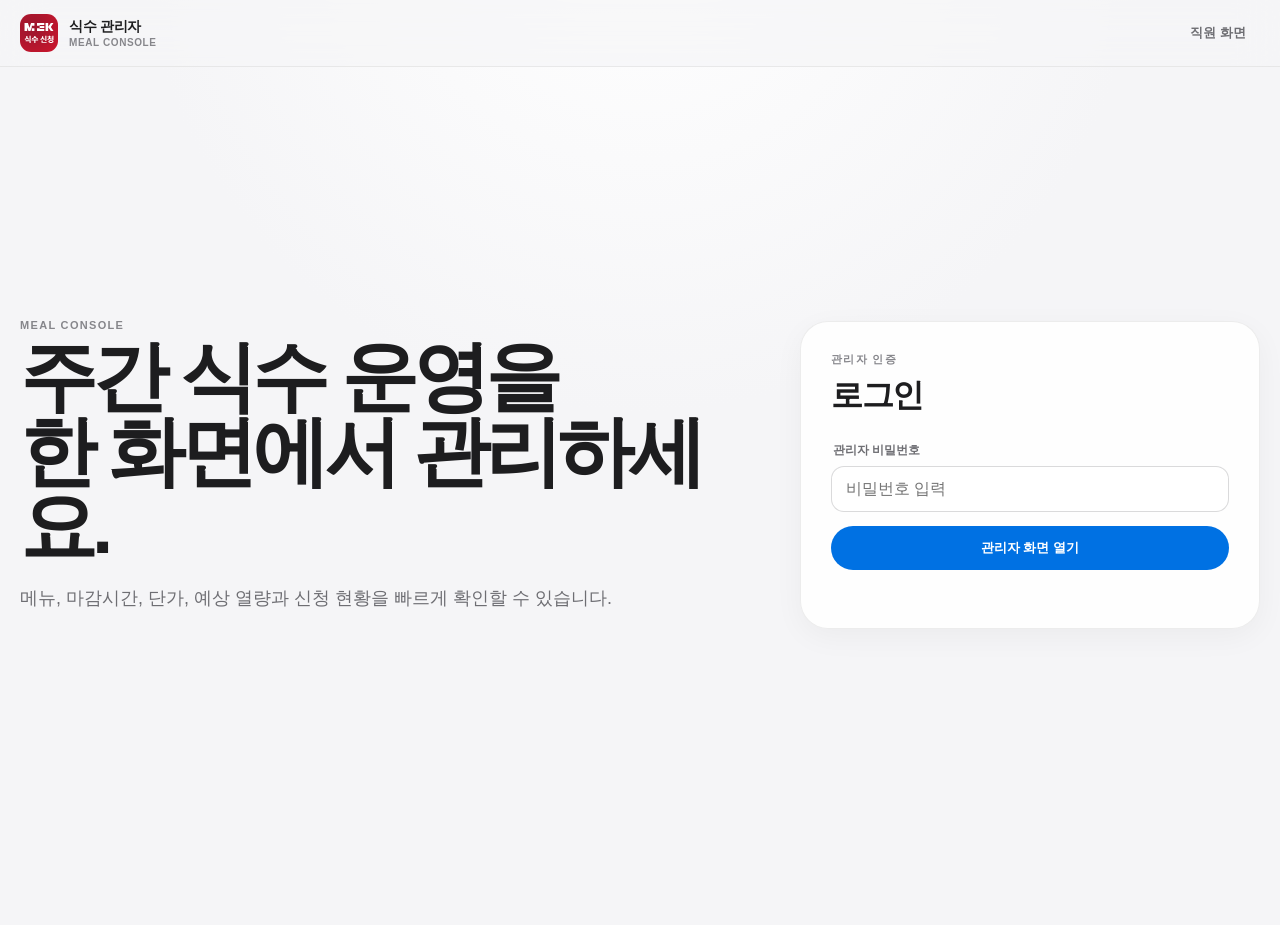
<file: admin.html>
<!DOCTYPE html>

<html lang="ko">
<head>
<meta charset="utf-8"/>
<meta content="width=device-width, initial-scale=1, viewport-fit=cover" name="viewport"/>
<meta content="light" name="color-scheme"/>
<meta content="#f5f5f7" name="theme-color"/>
<title>식수 신청 관리자</title>
<link href="icons/icon-192.png" rel="icon" type="image/png">
<link href="css/style.css" rel="stylesheet">
</head>
<body class="admin-page">
<header class="topbar">
<div class="topbar-inner">
<a aria-label="관리자 홈" class="brand" href="admin.html">
<span class="brand-mark">
  <img src="assets/logo.svg" alt="">
</span>
<span><strong>식수 관리자</strong><small>Meal Console</small></span>
</a>
<a class="nav-link" href="index.html">직원 화면</a>
</div>
</header>
<main class="app-frame admin-frame">
<section class="login-layout" id="loginView">
<div class="login-copy">
<p class="kicker">MEAL CONSOLE</p>
<h1>주간 식수 운영을<br/>한 화면에서 관리하세요.</h1>
<p>메뉴, 마감시간, 단가, 예상 열량과 신청 현황을 빠르게 확인할 수 있습니다.</p>
</div>
<section class="surface login-card">
<p class="kicker">관리자 인증</p>
<h2>로그인</h2>
<form id="loginForm" novalidate="">
<label class="field-control">
<span>관리자 비밀번호</span>
<input autocomplete="current-password" id="adminPassword" placeholder="비밀번호 입력" required="" type="password"/>
</label>
<button class="button button-primary full-width" id="loginButton" type="submit">관리자 화면 열기</button>
</form>
<p class="form-feedback" id="loginMessage" role="status"></p>
</section>
</section>
<div class="hidden" id="adminArea">
<section class="page-intro admin-intro">
<div>
<p class="kicker">OVERVIEW</p>
<h1>식수 신청 대시보드</h1>
<p id="dashboardPeriodLabel">기간 데이터를 불러오는 중입니다.</p>
</div>
<div class="admin-actions">
<button class="button button-quiet" id="refreshAllButton" type="button">전체 새로고침</button>
<button class="button button-quiet" id="logoutButton" type="button">로그아웃</button>
</div>
</section>
<section class="dashboard-toolbar surface">
<div aria-label="대시보드 기간" class="segmented-control" id="dashboardMode" role="tablist">
<button data-mode="day" type="button">일간</button>
<button class="active" data-mode="week" type="button">주간</button>
<button data-mode="month" type="button">월간</button>
</div>
<div class="date-navigation">
<button aria-label="이전 기간" class="icon-button" id="dashboardPreviousButton" type="button">‹</button>
<input aria-label="대시보드 기준일" id="dashboardAnchor" type="date"/>
<button aria-label="다음 기간" class="icon-button" id="dashboardNextButton" type="button">›</button>
<button class="button button-quiet compact-button" id="dashboardTodayButton" type="button">오늘</button>
<button aria-expanded="true" class="button button-quiet compact-button dashboard-toggle-button" aria-controls="dashboardContent" id="dashboardCollapseButton" type="button">대시보드 접기</button>
</div>
</section>
<div class="dashboard-content" id="dashboardContent">
<section class="dashboard-summary-block">
<div class="dashboard-summary-heading">
<div>
<p class="kicker">SUMMARY</p>
<h2>기간별 식수 요약</h2>
</div>
<button class="button button-quiet compact-button" id="downloadSummaryCsvButton" type="button">주간 요약 CSV</button>
</div>
<section class="metric-grid">
<article class="metric-card">
<span>총 식수</span>
<strong id="dashboardTotalMeals">0식</strong>
<small id="dashboardAverage">일평균 0식</small>
</article>
<article class="metric-card">
<span>중식 신청</span>
<strong id="dashboardLunchMeals">0식</strong>
<small>선택 기간 합계</small>
</article>
<article class="metric-card">
<span>석식 신청</span>
<strong id="dashboardDinnerMeals">0식</strong>
<small>선택 기간 합계</small>
</article>
<article class="metric-card dark-metric">
<span>예상 총비용</span>
<strong id="dashboardTotalCost">0원</strong>
<small>등록 단가 기준</small>
</article>
</section>
</section>
<section class="surface chart-surface">
<div class="surface-heading">
<div>
<p class="kicker">TREND</p>
<h2>신청 추이</h2>
</div>
<div class="chart-legend">
<span><i class="legend-dot lunch"></i>중식</span>
<span><i class="legend-dot dinner"></i>석식</span>
</div>
</div>
<div class="trend-chart" id="trendChart"><p class="empty-state">그래프를 불러오는 중입니다.</p></div>
<p class="form-feedback" id="dashboardMessage" role="status"></p>
</section>
</div>
<section class="planner-section">
<div class="section-bar">
<div>
<p class="kicker">WEEKLY PLAN</p>
<h2>주간 운영 설정</h2>
<p id="weekRange">-</p>
</div>
<div class="week-controls">
<button aria-label="이전 주" class="icon-button" id="previousWeekButton" type="button">‹</button>
<input aria-label="주간 기준일" id="manageDate" type="date"/>
<button aria-label="다음 주" class="icon-button" id="nextWeekButton" type="button">›</button>
<button class="button button-quiet compact-button week-shortcut" id="currentWeekButton" type="button">이번 주</button><button class="button button-quiet compact-button week-shortcut" id="nextWeekQuickButton" type="button">다음 주</button>
</div>
</div>
<div class="week-planner-grid" id="weekSettingsBody">
<div class="surface loading-panel"><span class="spinner"></span><strong>주간 설정을 불러오는 중입니다.</strong></div>
</div>
<div class="planner-savebar">
<div>
<strong>월요일부터 금요일까지 한 번에 저장됩니다.</strong>
<span class="form-feedback" id="saveMessage" role="status"></span>
</div>
<div class="savebar-actions">
<button class="button button-primary" id="saveWeekButton" type="button">선택 주 전체 저장</button>
</div>
</div>
</section>
<section class="surface selected-day-panel">
<div class="selected-day-main">
<div>
<p class="kicker">SELECTED DAY</p>
<h2 id="selectedDayTitle">-</h2>
<p id="selectedDayMenus">요일 카드를 선택하면 상세 현황을 확인할 수 있습니다.</p>
</div>
<button class="button button-dark" id="openRosterButton" type="button">신청자 명단 보기</button>
</div>
<div class="selected-day-metrics">
<div><span>중식</span><strong id="selectedLunchCount">0식</strong></div>
<div><span>석식</span><strong id="selectedDinnerCount">0식</strong></div>
<div><span>총 식수</span><strong id="selectedTotalMeals">0식</strong></div>
<div><span>예상 비용</span><strong id="selectedTotalCost">0원</strong></div>
</div>
</section>
</div>
</main>
<div aria-labelledby="rosterTitle" aria-modal="true" class="modal-backdrop hidden" id="rosterModal" role="dialog">
<section class="modal-sheet">
<div class="modal-header">
<div>
<p class="kicker">APPLICATION LIST</p>
<h2 id="rosterTitle">신청자 명단</h2>
<p id="rosterSubtitle">-</p>
</div>
<div class="modal-header-actions">
<button class="button button-quiet compact-button" id="downloadRosterWeekCsvButton" type="button">주간 명단 CSV</button>
<button class="button button-quiet compact-button" id="downloadRosterMonthCsvButton" type="button">월간 명단 CSV</button>
<button aria-label="닫기" class="icon-button modal-close" id="closeRosterButton" type="button">×</button>
</div>
</div>
<div class="roster-summary">
<span id="rosterLunchSummary">중식 0식</span>
<span id="rosterDinnerSummary">석식 0식</span>
</div>
<div class="table-shell">
<table>
<thead><tr><th>이름</th><th>부서</th><th>중식</th><th>석식</th><th>최종 수정</th></tr></thead>
<tbody id="responseBody"><tr><td class="empty-cell" colspan="5">신청 내역이 없습니다.</td></tr></tbody>
</table>
</div>
</section>
</div>
<div aria-live="polite" class="toast" id="toast" role="status"></div>
<script src="js/config.js"></script>
<script src="js/api.js"></script>
<script src="js/admin.js"></script>
</body>
</html>
</file>
<file: css/style.css>
:root {
  --bg: #f5f5f7;
  --surface: rgba(255, 255, 255, .86);
  --surface-solid: #ffffff;
  --text: #1d1d1f;
  --subtext: #6e6e73;
  --muted: #86868b;
  --line: rgba(29, 29, 31, .1);
  --line-strong: rgba(29, 29, 31, .16);
  --blue: #0071e3;
  --blue-hover: #0077ed;
  --blue-soft: #e8f2ff;
  --green: #16883c;
  --green-soft: #e9f7ee;
  --red: #c9342f;
  --red-soft: #fff0ef;
  --orange: #b75c00;
  --orange-soft: #fff5e9;
  --shadow: 0 18px 50px rgba(0, 0, 0, .07);
  --shadow-soft: 0 8px 30px rgba(0, 0, 0, .045);
  --radius-xl: 28px;
  --radius-lg: 22px;
  --radius-md: 16px;
  --radius-sm: 12px;
  --font: -apple-system, BlinkMacSystemFont, "SF Pro Display", "SF Pro Text", "Pretendard", "Noto Sans KR", "Segoe UI", sans-serif;
}

* { box-sizing: border-box; }
html { min-width: 320px; background: var(--bg); }
body { margin: 0; min-height: 100vh; color: var(--text); background: radial-gradient(circle at 50% -10%, #ffffff 0, var(--bg) 42%); font-family: var(--font); -webkit-font-smoothing: antialiased; }
button, input, textarea { font: inherit; }
button, a { -webkit-tap-highlight-color: transparent; }
a { color: inherit; text-decoration: none; }
button { border: 0; }
.hidden { display: none !important; }
.sr-only { position: absolute; width: 1px; height: 1px; padding: 0; margin: -1px; overflow: hidden; clip: rect(0,0,0,0); white-space: nowrap; border: 0; }

.topbar { position: sticky; top: 0; z-index: 50; background: rgba(245,245,247,.72); border-bottom: 1px solid rgba(29,29,31,.07); backdrop-filter: saturate(180%) blur(20px); -webkit-backdrop-filter: saturate(180%) blur(20px); }
.topbar-inner { width: min(1440px, calc(100% - 40px)); height: 66px; margin: 0 auto; display: flex; align-items: center; justify-content: space-between; }
.brand { display: inline-flex; align-items: center; gap: 11px; }
.brand-mark{width:38px;height:38px;display:grid;place-items:center;flex:0 0 38px;border-radius:11px;overflow:hidden;background:transparent}.brand-mark img{display:block;width:100%;height:100%;object-fit:contain}
.brand > span:last-child { display: grid; gap: 1px; }
.brand strong { font-size: 14px; letter-spacing: -.02em; }
.brand small { color: var(--muted); font-size: 10px; font-weight: 700; letter-spacing: .06em; text-transform: uppercase; }
.nav-link { padding: 9px 14px; border-radius: 999px; color: var(--subtext); font-size: 13px; font-weight: 700; transition: .2s ease; }
.nav-link:hover { color: var(--text); background: rgba(0,0,0,.05); }

.app-frame { width: min(1440px, calc(100% - 40px)); margin: 0 auto; padding: 52px 0 90px; }
.employee-frame { width: min(1080px, calc(100% - 32px)); }
.page-intro { display: flex; align-items: flex-end; justify-content: space-between; gap: 24px; margin-bottom: 28px; }
.page-intro h1 { margin: 5px 0 9px; font-size: clamp(38px, 6vw, 64px); line-height: .98; letter-spacing: -.055em; }
.page-intro > div > p:last-child { margin: 0; color: var(--subtext); font-size: 16px; line-height: 1.65; }
.kicker { margin: 0; color: var(--muted); font-size: 11px; font-weight: 800; letter-spacing: .12em; text-transform: uppercase; }
.live-clock { min-width: 140px; padding: 16px 18px; border: 1px solid var(--line); border-radius: var(--radius-md); background: rgba(255,255,255,.68); text-align: right; }
.live-clock span { display: block; color: var(--muted); font-size: 11px; font-weight: 700; }
.live-clock strong { font-size: 24px; letter-spacing: -.04em; }

.surface { border: 1px solid rgba(29,29,31,.08); border-radius: var(--radius-xl); background: var(--surface); box-shadow: var(--shadow-soft); backdrop-filter: blur(20px); -webkit-backdrop-filter: blur(20px); }
.surface-heading { display: flex; align-items: center; justify-content: space-between; gap: 20px; }
.surface-heading h2, .section-bar h2 { margin: 5px 0 0; font-size: 26px; letter-spacing: -.04em; }
.compact-heading h2 { font-size: 21px; }

.identity-surface { padding: 24px; margin-bottom: 18px; }
.identity-state { padding: 7px 10px; border-radius: 999px; background: #f0f0f2; color: var(--subtext); font-size: 11px; font-weight: 700; }
.identity-state.ready { color: var(--green); background: var(--green-soft); }
.identity-form { display: grid; grid-template-columns: 1fr 1fr auto; gap: 12px; align-items: end; margin-top: 20px; }
.field-control { display: grid; gap: 7px; }
.field-control > span { padding-left: 2px; color: var(--subtext); font-size: 12px; font-weight: 700; }
.field-control input, .field-control select, .field-control textarea, .date-navigation input, .week-controls input, .dashboard-toolbar input, .planner-card input, .planner-card textarea { width: 100%; min-height: 46px; border: 1px solid var(--line-strong); border-radius: 13px; padding: 0 14px; outline: none; color: var(--text); background: rgba(255,255,255,.9); transition: border-color .2s, box-shadow .2s, background .2s; }
.field-control input:focus, .field-control select:focus, .field-control textarea:focus, .date-navigation input:focus, .week-controls input:focus, .dashboard-toolbar input:focus, .planner-card input:focus, .planner-card textarea:focus { border-color: rgba(0,113,227,.55); box-shadow: 0 0 0 4px rgba(0,113,227,.1); background: #fff; }
.microcopy { margin: 12px 0 0; color: var(--muted); font-size: 11px; }

.button { min-height: 44px; padding: 0 18px; border-radius: 999px; cursor: pointer; font-weight: 750; font-size: 13px; transition: transform .15s ease, opacity .15s ease, background .2s ease; white-space: nowrap; }
.button:active:not(:disabled) { transform: scale(.98); }
.button:disabled { cursor: not-allowed; opacity: .42; }
.button-primary { color: #fff; background: var(--blue); }
.button-primary:hover:not(:disabled) { background: var(--blue-hover); }
.button-dark { color: #fff; background: #1d1d1f; }
.button-dark:hover:not(:disabled) { background: #000; }
.button-quiet { color: var(--text); background: rgba(0,0,0,.055); }
.button-quiet:hover:not(:disabled) { background: rgba(0,0,0,.09); }
.compact-button { min-height: 38px; padding: 0 14px; font-size: 12px; }
.full-width { width: 100%; }

.date-switcher-wrap { display: flex; justify-content: center; margin: 26px 0 24px; }
.date-switcher { display: inline-grid; grid-template-columns: repeat(3, minmax(100px, 1fr)); gap: 5px; padding: 5px; border: 1px solid var(--line); border-radius: 18px; background: rgba(235,235,238,.78); }
.date-tab { min-height: 62px; padding: 8px 20px; border-radius: 14px; background: transparent; color: var(--subtext); cursor: pointer; transition: .2s ease; }
.date-tab span, .date-tab strong { display: block; }
.date-tab span { font-size: 11px; font-weight: 800; }
.date-tab strong { margin-top: 2px; font-size: 15px; }
.date-tab.active { color: var(--text); background: #fff; box-shadow: 0 5px 18px rgba(0,0,0,.08); }
.date-tab:disabled { cursor: wait; }

.loading-panel { min-height: 150px; display: flex; align-items: center; justify-content: center; gap: 16px; padding: 32px; color: var(--subtext); text-align: left; }
.loading-panel strong { color: var(--text); }
.loading-panel p { margin: 5px 0 0; }
.spinner { width: 22px; height: 22px; border: 2px solid rgba(0,0,0,.12); border-top-color: var(--blue); border-radius: 50%; animation: spin .8s linear infinite; }
@keyframes spin { to { transform: rotate(360deg); } }

.day-heading-row { display: flex; align-items: center; justify-content: space-between; gap: 20px; margin: 12px 2px 18px; }
.day-heading-row h2 { margin: 5px 0 4px; font-size: 31px; letter-spacing: -.045em; }
.day-heading-row p:last-child { margin: 0; color: var(--subtext); font-size: 13px; }
.status-badge { display: inline-flex; align-items: center; min-height: 28px; padding: 0 10px; border-radius: 999px; font-size: 11px; font-weight: 800; white-space: nowrap; }
.status-badge.neutral { color: var(--subtext); background: #efeff1; }
.status-badge.open { color: var(--green); background: var(--green-soft); }
.status-badge.closed { color: var(--red); background: var(--red-soft); }
.status-badge.saved { color: var(--blue); background: var(--blue-soft); }
.inline-alert { margin-bottom: 16px; padding: 14px 16px; border-radius: 15px; color: var(--orange); background: var(--orange-soft); font-size: 13px; font-weight: 650; }

.meal-card-grid { display: grid; grid-template-columns: repeat(2, minmax(0, 1fr)); gap: 18px; }
.meal-panel { min-height: 380px; padding: 26px; border: 1px solid rgba(29,29,31,.08); border-radius: var(--radius-xl); background: #fff; box-shadow: var(--shadow); transition: transform .2s ease, opacity .2s ease; }
.meal-panel:hover { transform: translateY(-2px); }
.meal-panel.is-disabled { opacity: .7; }
.meal-panel-head { display: flex; align-items: center; justify-content: space-between; gap: 16px; }
.meal-panel-head > div { display: flex; align-items: center; gap: 12px; }
.meal-panel-head h3 { margin: 3px 0 0; font-size: 25px; letter-spacing: -.04em; }
.meal-symbol { width: 42px; height: 42px; display: grid; place-items: center; border-radius: 14px; color: #fff; font-weight: 850; }
.lunch-symbol { background: linear-gradient(135deg, #ff9f0a, #ff6b00); }
.dinner-symbol { background: linear-gradient(135deg, #5e5ce6, #2f2fbb); }
.menu-display { min-height: 130px; display: flex; flex-direction: column; justify-content: center; margin: 24px 0 17px; padding: 20px; border-radius: 20px; background: #f7f7f9; }
.menu-display span { color: var(--muted); font-size: 11px; font-weight: 750; }
.menu-display strong { margin-top: 9px; white-space: pre-line; font-size: 18px; line-height: 1.65; letter-spacing: -.02em; }
.meal-meta-row { display: flex; align-items: center; justify-content: space-between; gap: 10px; color: var(--subtext); font-size: 12px; font-weight: 650; }
.calorie-chip { padding: 6px 9px; border-radius: 999px; color: #9c4e00; background: #fff4e5; font-weight: 800; }
.calorie-detail { margin-top: 12px; padding: 12px 14px; border-radius: 13px; color: var(--subtext); background: #fafafa; font-size: 11px; line-height: 1.65; }
.choice-segment { display: grid; grid-template-columns: 1fr 1fr; gap: 6px; margin: 20px 0 0; padding: 5px; border: 0; border-radius: 16px; background: #f0f0f2; }
.choice-segment label { display: block; }
.choice-segment input { position: absolute; opacity: 0; pointer-events: none; }
.choice-segment span { min-height: 46px; display: grid; place-items: center; border-radius: 12px; color: var(--subtext); cursor: pointer; font-weight: 800; transition: .2s ease; }
.choice-segment input:checked + span { color: #fff; background: #1d1d1f; box-shadow: 0 5px 15px rgba(0,0,0,.18); }
.choice-segment input:disabled + span { cursor: not-allowed; opacity: .55; }

.notice-panel { display: flex; gap: 11px; align-items: flex-start; margin-top: 18px; padding: 16px 18px; border: 1px solid rgba(0,113,227,.12); border-radius: 17px; background: var(--blue-soft); color: #174c82; }
.notice-panel > span { width: 20px; height: 20px; flex: 0 0 auto; display: grid; place-items: center; border-radius: 50%; color: #fff; background: var(--blue); font-size: 11px; font-weight: 900; }
.notice-panel p { margin: 0; white-space: pre-line; font-size: 13px; line-height: 1.6; }
.nutrition-note { margin: 14px 4px 0; color: var(--muted); font-size: 10px; line-height: 1.55; }
.save-dock { position: sticky; bottom: 18px; z-index: 15; display: flex; align-items: center; justify-content: space-between; gap: 20px; margin-top: 22px; padding: 14px 16px 14px 20px; border: 1px solid rgba(29,29,31,.09); border-radius: 20px; background: rgba(255,255,255,.88); box-shadow: 0 20px 45px rgba(0,0,0,.13); backdrop-filter: blur(20px); -webkit-backdrop-filter: blur(20px); }
.save-dock > div { min-width: 0; }
.save-dock strong, .save-dock span { display: block; }
.save-dock strong { font-size: 13px; }
.save-dock span { min-height: 16px; margin-top: 3px; color: var(--subtext); font-size: 11px; }
.save-dock span[data-type="error"] { color: var(--red); }
.save-dock span[data-type="success"] { color: var(--green); }
.toast { position: fixed; left: 50%; bottom: 28px; z-index: 100; transform: translate(-50%, 30px); max-width: calc(100% - 32px); padding: 12px 17px; border-radius: 999px; color: #fff; background: rgba(29,29,31,.93); box-shadow: 0 12px 35px rgba(0,0,0,.22); opacity: 0; pointer-events: none; font-size: 12px; font-weight: 700; transition: .25s ease; }
.toast.show { transform: translate(-50%, 0); opacity: 1; }

/* Admin */
.admin-frame { padding-top: 48px; }
.login-layout { min-height: calc(100vh - 180px); display: grid; grid-template-columns: 1.2fr .8fr; align-items: center; gap: 80px; }
.login-copy h1 { margin: 8px 0 18px; font-size: clamp(48px, 6vw, 84px); line-height: .98; letter-spacing: -.065em; }
.login-copy > p:last-child { max-width: 620px; color: var(--subtext); font-size: 18px; line-height: 1.7; }
.login-card { max-width: 460px; width: 100%; justify-self: end; padding: 30px; }
.login-card h2 { margin: 7px 0 24px; font-size: 32px; letter-spacing: -.045em; }
.login-card form { display: grid; gap: 14px; }
.form-feedback { min-height: 18px; margin: 10px 0 0; color: var(--subtext); font-size: 11px; }
.form-feedback[data-type="error"] { color: var(--red); }
.form-feedback[data-type="success"] { color: var(--green); }
.admin-intro { align-items: center; }
.admin-intro h1 { font-size: clamp(40px, 5vw, 68px); }
.admin-actions { display: flex; gap: 8px; }
.dashboard-toolbar { display: flex; align-items: center; justify-content: space-between; gap: 18px; padding: 12px; margin-bottom: 16px; border-radius: 20px; }
.segmented-control { display: inline-grid; grid-template-columns: repeat(3, 1fr); gap: 4px; padding: 4px; border-radius: 14px; background: #ececef; }
.segmented-control button { min-width: 70px; min-height: 36px; border-radius: 10px; color: var(--subtext); background: transparent; cursor: pointer; font-size: 12px; font-weight: 800; }
.segmented-control button.active { color: var(--text); background: #fff; box-shadow: 0 4px 13px rgba(0,0,0,.08); }
.date-navigation, .week-controls { display: flex; align-items: center; gap: 7px; }
.date-navigation input, .week-controls input, .dashboard-toolbar input { width: 145px; min-height: 38px; padding: 0 10px; border-radius: 11px; font-size: 12px; }
.icon-button { width: 38px; height: 38px; display: grid; place-items: center; border-radius: 50%; color: var(--text); background: rgba(0,0,0,.055); cursor: pointer; font-size: 24px; line-height: 1; transition: .2s ease; }
.icon-button:hover { background: rgba(0,0,0,.1); }
.metric-grid { display: grid; grid-template-columns: repeat(4, minmax(0, 1fr)); gap: 14px; margin-bottom: 16px; }
.metric-card { min-height: 148px; display: flex; flex-direction: column; justify-content: space-between; padding: 22px; border: 1px solid var(--line); border-radius: var(--radius-lg); background: #fff; box-shadow: var(--shadow-soft); }
.metric-card span { color: var(--subtext); font-size: 12px; font-weight: 700; }
.metric-card strong { font-size: clamp(28px, 3vw, 42px); letter-spacing: -.05em; }
.metric-card small { color: var(--muted); font-size: 10px; }
.dark-metric { color: #fff; border-color: #1d1d1f; background: #1d1d1f; }
.dark-metric span, .dark-metric small { color: rgba(255,255,255,.6); }
.chart-surface { padding: 24px; }
.chart-legend { display: flex; gap: 16px; color: var(--subtext); font-size: 11px; font-weight: 700; }
.chart-legend span { display: inline-flex; align-items: center; gap: 6px; }
.legend-dot { width: 8px; height: 8px; display: inline-block; border-radius: 50%; }
.legend-dot.lunch { background: #ff9500; }
.legend-dot.dinner { background: #5e5ce6; }
.trend-chart { min-height: 280px; margin-top: 16px; overflow-x: auto; }
.trend-svg { display: block; width: 100%; min-width: 760px; height: auto; overflow: visible; }
.chart-grid-line { stroke: rgba(29,29,31,.08); stroke-width: 1; }
.chart-axis-label { fill: #8e8e93; font-size: 10px; font-family: var(--font); }
.chart-line { fill: none; stroke-width: 3.5; stroke-linecap: round; stroke-linejoin: round; }
.lunch-line { stroke: #ff9500; }
.dinner-line { stroke: #5e5ce6; }
.chart-point { stroke: #fff; stroke-width: 3; }
.lunch-point { fill: #ff9500; }
.dinner-point { fill: #5e5ce6; }
.empty-state { display: grid; place-items: center; min-height: 220px; color: var(--muted); font-size: 12px; }
.planner-section { margin-top: 38px; }
.section-bar { display: flex; align-items: flex-end; justify-content: space-between; gap: 18px; margin-bottom: 17px; padding: 0 2px; }
.section-bar p:last-child { margin: 6px 0 0; color: var(--subtext); font-size: 12px; }
.week-planner-grid { display: grid; grid-template-columns: repeat(5, minmax(220px, 1fr)); gap: 12px; align-items: start; overflow-x: auto; padding-bottom: 4px; }
.week-planner-grid > .loading-panel { grid-column: 1 / -1; }
.planner-card { min-width: 220px; border: 1px solid var(--line); border-radius: var(--radius-lg); background: #fff; box-shadow: var(--shadow-soft); overflow: hidden; transition: border-color .2s, transform .2s; }
.planner-card.selected { border-color: rgba(0,113,227,.48); box-shadow: 0 12px 35px rgba(0,113,227,.12); transform: translateY(-2px); }
.planner-card-header { display: flex; align-items: center; justify-content: space-between; gap: 10px; padding: 16px; border-bottom: 1px solid var(--line); }
.day-select { min-width: 0; padding: 0; text-align: left; background: transparent; cursor: pointer; }
.day-select strong, .day-select span { display: block; }
.day-select strong { font-size: 16px; letter-spacing: -.03em; }
.day-select span { margin-top: 2px; color: var(--muted); font-size: 10px; }
.switch { position: relative; width: 40px; height: 24px; flex: 0 0 auto; }
.switch input { position: absolute; opacity: 0; }
.switch span { position: absolute; inset: 0; border-radius: 999px; background: #d1d1d6; cursor: pointer; transition: .2s; }
.switch span::after { content: ""; position: absolute; top: 3px; left: 3px; width: 18px; height: 18px; border-radius: 50%; background: #fff; box-shadow: 0 1px 4px rgba(0,0,0,.25); transition: .2s; }
.switch input:checked + span { background: #34c759; }
.switch input:checked + span::after { transform: translateX(16px); }
.planner-card-body { padding: 14px; }
.meal-editor { padding: 13px; border-radius: 16px; background: #f7f7f9; }
.meal-editor + .meal-editor { margin-top: 10px; }
.meal-editor-head { display: flex; align-items: center; justify-content: space-between; gap: 8px; margin-bottom: 9px; }
.meal-editor-head strong { font-size: 13px; }
.meal-editor-actions { display: flex; align-items: center; gap: 7px; }
.rice-option { display: inline-flex; align-items: center; gap: 6px; padding: 6px 9px; border-radius: 999px; color: var(--subtext); background: #fff; box-shadow: inset 0 0 0 1px var(--line); cursor: pointer; font-size: 10px; font-weight: 800; user-select: none; transition: .2s ease; }
.rice-option:hover { background: #f0f0f2; }
.rice-option input { width: 14px; height: 14px; margin: 0; accent-color: var(--blue); cursor: pointer; }
.rice-option:has(input:checked) { color: var(--blue); background: var(--blue-soft); box-shadow: inset 0 0 0 1px rgba(0,113,227,.12); }
.auto-calorie-button { padding: 6px 9px; border-radius: 999px; color: var(--blue); background: var(--blue-soft); cursor: pointer; font-size: 10px; font-weight: 800; }
.auto-calorie-button:disabled { opacity: .45; cursor: wait; }
.planner-card textarea { min-height: 70px; padding: 11px 12px; resize: none; overflow: hidden; line-height: 1.5; font-size: 12px; }
.mini-field-grid { display: grid; grid-template-columns: 1fr 1fr; gap: 7px; margin-top: 8px; }
.mini-field { display: grid; gap: 4px; color: var(--muted); font-size: 9px; font-weight: 800; }
.mini-field input { min-height: 36px; padding: 0 9px; border-radius: 10px; font-size: 11px; }
.calorie-result { min-height: 16px; margin: 8px 1px 0; color: var(--subtext); font-size: 9px; line-height: 1.45; }
.notice-editor { display: grid; gap: 5px; margin-top: 10px; color: var(--muted); font-size: 9px; font-weight: 800; }
.notice-editor textarea { min-height: 52px; }
.day-summary-strip { display: grid; grid-template-columns: repeat(2, 1fr); gap: 1px; margin-top: 12px; overflow: hidden; border-radius: 13px; background: var(--line); }
.day-summary-strip div { padding: 10px; background: #fff; }
.day-summary-strip span, .day-summary-strip strong { display: block; }
.day-summary-strip span { color: var(--muted); font-size: 8px; font-weight: 800; }
.day-summary-strip strong { margin-top: 3px; font-size: 12px; }
.planner-savebar { position: sticky; bottom: 18px; z-index: 20; display: flex; align-items: center; justify-content: space-between; gap: 18px; margin-top: 16px; padding: 14px 16px 14px 20px; border: 1px solid var(--line); border-radius: 20px; background: rgba(255,255,255,.9); box-shadow: 0 18px 45px rgba(0,0,0,.14); backdrop-filter: blur(20px); }
.planner-savebar strong, .planner-savebar span { display: block; }
.planner-savebar strong { font-size: 12px; }
.planner-savebar span { margin-top: 3px; }
.selected-day-panel { margin-top: 28px; padding: 25px; }
.selected-day-main { display: flex; align-items: center; justify-content: space-between; gap: 20px; }
.selected-day-main h2 { margin: 5px 0 5px; font-size: 29px; letter-spacing: -.045em; }
.selected-day-main p:last-child { margin: 0; color: var(--subtext); font-size: 12px; }
.selected-day-metrics { display: grid; grid-template-columns: repeat(4, 1fr); gap: 10px; margin-top: 22px; }
.selected-day-metrics div { padding: 15px; border-radius: 16px; background: #f7f7f9; }
.selected-day-metrics span, .selected-day-metrics strong { display: block; }
.selected-day-metrics span { color: var(--muted); font-size: 10px; font-weight: 800; }
.selected-day-metrics strong { margin-top: 5px; font-size: 20px; letter-spacing: -.035em; }
.modal-backdrop { position: fixed; inset: 0; z-index: 80; display: grid; place-items: center; padding: 24px; background: rgba(0,0,0,.35); backdrop-filter: blur(10px); }
.modal-sheet { width: min(900px, 100%); max-height: min(760px, calc(100vh - 48px)); display: flex; flex-direction: column; padding: 25px; border-radius: 28px; background: #fff; box-shadow: 0 30px 100px rgba(0,0,0,.28); }
.modal-header { display: flex; align-items: flex-start; justify-content: space-between; gap: 20px; }
.modal-header h2 { margin: 5px 0 4px; font-size: 28px; letter-spacing: -.04em; }
.modal-header p:last-child { margin: 0; color: var(--subtext); font-size: 12px; }
.modal-close { font-size: 24px; }
.roster-summary { display: flex; gap: 8px; margin: 17px 0 12px; }
.roster-summary span { padding: 8px 11px; border-radius: 999px; background: #f0f0f2; color: var(--subtext); font-size: 11px; font-weight: 800; }
.table-shell { overflow: auto; border: 1px solid var(--line); border-radius: 17px; }
table { width: 100%; border-collapse: collapse; min-width: 650px; }
th, td { padding: 13px 15px; border-bottom: 1px solid var(--line); text-align: left; font-size: 12px; }
th { position: sticky; top: 0; z-index: 1; color: var(--muted); background: #f7f7f9; font-size: 10px; font-weight: 800; }
tbody tr:last-child td { border-bottom: 0; }
.empty-cell { height: 140px; color: var(--muted); text-align: center; }
.table-status { display: inline-flex; min-width: 52px; justify-content: center; padding: 5px 8px; border-radius: 999px; font-size: 10px; font-weight: 800; }
.table-status.apply { color: var(--green); background: var(--green-soft); }
.table-status.no { color: var(--subtext); background: #f0f0f2; }

@media (max-width: 1180px) {
  .metric-grid { grid-template-columns: repeat(2, 1fr); }
  .week-planner-grid { grid-template-columns: repeat(5, minmax(245px, 1fr)); }
  .login-layout { gap: 40px; }
}

@media (max-width: 820px) {
  .topbar-inner, .app-frame { width: min(100% - 24px, 100%); }
  .app-frame { padding-top: 34px; }
  .page-intro, .admin-intro, .section-bar, .selected-day-main { align-items: flex-start; flex-direction: column; }
  .live-clock { display: none; }
  .identity-form { grid-template-columns: 1fr 1fr; }
  .identity-button { grid-column: 1 / -1; }
  .meal-card-grid { grid-template-columns: 1fr; }
  .meal-panel { min-height: auto; }
  .login-layout { grid-template-columns: 1fr; gap: 28px; align-items: start; }
  .login-card { max-width: none; justify-self: stretch; }
  .login-copy h1 { font-size: 54px; }
  .dashboard-toolbar { align-items: stretch; flex-direction: column; }
  .date-navigation, .week-controls { width: 100%; flex-wrap: wrap; }
  .date-navigation input, .week-controls input { flex: 1; min-width: 140px; }
  .selected-day-metrics { grid-template-columns: repeat(2, 1fr); }
  .admin-actions { width: 100%; }
  .admin-actions .button { flex: 1; }
}

@media (max-width: 560px) {
  .topbar-inner { height: 60px; }
  .app-frame { width: calc(100% - 20px); padding-bottom: 72px; }
  .employee-frame { width: calc(100% - 20px); }
  .page-intro h1 { font-size: 42px; }
  .page-intro > div > p:last-child { font-size: 14px; }
  .identity-surface { padding: 19px; }
  .identity-form { grid-template-columns: 1fr; }
  .identity-button { grid-column: auto; }
  .date-switcher { width: 100%; grid-template-columns: repeat(3, 1fr); }
  .date-tab { min-width: 0; padding: 8px 4px; }
  .day-heading-row { align-items: flex-start; flex-direction: column; gap: 10px; }
  .day-heading-row h2 { font-size: 27px; }
  .meal-panel { padding: 20px; border-radius: 24px; }
  .meal-meta-row { align-items: flex-start; flex-direction: column; }
  .save-dock, .planner-savebar { bottom: 10px; align-items: stretch; flex-direction: column; border-radius: 18px; }
  .save-dock .button, .planner-savebar .button { width: 100%; }
  .metric-grid { grid-template-columns: 1fr 1fr; gap: 9px; }
  .metric-card { min-height: 130px; padding: 17px; }
  .metric-card strong { font-size: 28px; }
  .chart-surface { padding: 18px; }
  .section-bar { align-items: stretch; }
  .week-controls .compact-button { flex: 1; }
  .selected-day-panel { padding: 20px; }
  .selected-day-main .button { width: 100%; }
  .modal-backdrop { padding: 10px; align-items: end; }
  .modal-sheet { max-height: 90vh; padding: 20px 16px; border-radius: 25px 25px 12px 12px; }
}

/* v3.1 UX adjustments */
.employee-page #dayArea > .identity-surface {
  margin-top: 22px;
  margin-bottom: 0;
}
.week-shortcut.active {
  color: #fff;
  background: #1d1d1f;
}
.week-shortcut.active:hover:not(:disabled) {
  background: #000;
}


/* v3.6 reliable dashboard collapse + scoped CSV export */
.dashboard-content[hidden],
.dashboard-content.is-collapsed {
  display: none !important;
}
.dashboard-toggle-button {
  min-width: 112px;
}
.dashboard-summary-block {
  margin-bottom: 16px;
}
.dashboard-summary-heading {
  display: flex;
  align-items: flex-end;
  justify-content: space-between;
  gap: 18px;
  margin-bottom: 12px;
  padding: 0 2px;
}
.dashboard-summary-heading h2 {
  margin: 4px 0 0;
  font-size: 22px;
  letter-spacing: -.04em;
}
.dashboard-summary-heading .button[hidden] {
  display: none !important;
}
.savebar-actions,
.modal-header-actions {
  display: flex;
  align-items: center;
  gap: 8px;
  flex-wrap: wrap;
}

@media (max-width: 820px) {
  .dashboard-summary-heading {
    align-items: stretch;
    flex-direction: column;
  }
  .dashboard-summary-heading .button {
    align-self: flex-start;
  }
}

@media (max-width: 560px) {
  .dashboard-summary-heading .button,
  .modal-header-actions .button {
    width: 100%;
  }
  .modal-header {
    flex-direction: column;
  }
  .modal-header-actions {
    width: 100%;
  }
  .modal-header-actions .modal-close {
    position: absolute;
    top: 16px;
    right: 16px;
  }
}


/* PWA / Push reminder */
.app-access-surface {
  width: 100%;
  margin-top: 18px;
  margin-bottom: 18px;
  padding: 24px;
  overflow: hidden;
}

.app-access-surface .surface-heading,
.app-access-surface .surface-heading > div {
  min-width: 0;
}

.app-access-grid {
  display: grid;
  grid-template-columns: minmax(0, 1fr) auto;
  align-items: center;
  gap: 24px;
  margin-top: 18px;
}

.app-access-copy {
  min-width: 0;
}

.app-access-copy strong {
  display: block;
  margin-bottom: 6px;
  font-size: 16px;
  color: #1d1d1f;
}

.app-access-copy p {
  margin: 0;
  color: #6e6e73;
  line-height: 1.55;
  overflow-wrap: anywhere;
}

.app-access-actions {
  display: flex;
  min-width: 0;
  gap: 10px;
  flex-wrap: wrap;
  justify-content: flex-end;
}

.button-secondary {
  color: #1d1d1f;
  background: #f2f2f7;
  border: 1px solid #e3e3e8;
}

.button-secondary:hover:not(:disabled) {
  background: #e9e9ef;
}

@media (max-width: 720px) {
  .app-access-surface {
    padding: 20px;
  }

  .app-access-grid {
    grid-template-columns: 1fr;
    align-items: stretch;
    gap: 16px;
  }

  .app-access-actions {
    display: grid;
    grid-template-columns: 1fr 1fr;
  }

  .app-access-actions .button {
    width: 100%;
  }
}

@media (max-width: 560px) {
  .app-access-surface .surface-heading {
    align-items: flex-start;
    flex-direction: column;
    gap: 10px;
  }
}

@media (max-width: 430px) {
  .app-access-surface {
    padding: 18px;
  }

  .app-access-actions {
    grid-template-columns: 1fr;
  }
}
</file>
